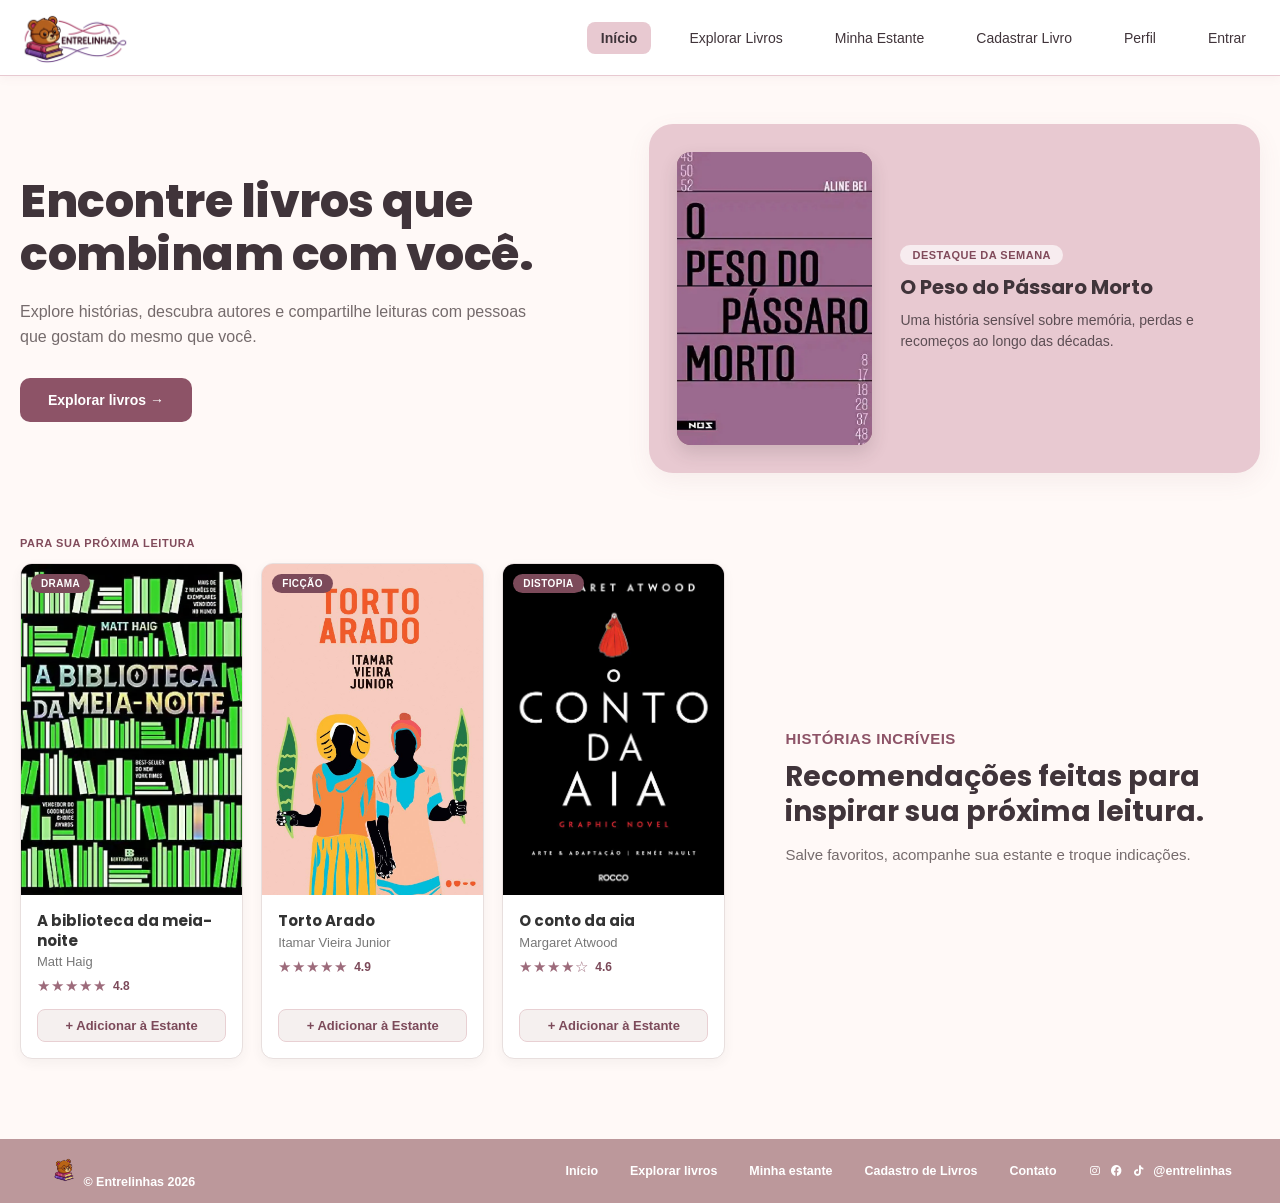
<file: frontend/index.html>
<!DOCTYPE html>
<html lang="pt-BR">
<head>
    <meta charset="UTF-8" />
        <meta name="viewport" content="width=device-width, initial-scale=1.0" />
        <title>Entrelinhas - Início de cada História</title>

        <link rel="preconnect" href="https://fonts.googleapis.com" />
        <link rel="preconnect" href="https://fonts.gstatic.com" crossorigin />
        <link
            href="https://fonts.googleapis.com/css2?family=Comfortaa:wght@600;700&family=Nunito:wght@400;500;600;700;800&family=Poppins:wght@400;500;600;700&display=swap"
            rel="stylesheet"
        />

        <link
            href="https://unpkg.com/boxicons@2.1.4/css/boxicons.min.css"
            rel="stylesheet"
        />

        <link rel="stylesheet" href="css/styleGeral.css" />
    <link rel="stylesheet" href="css/styleIndex.css">
</head>
<body>

    <header class="topo">
            <div class="container flex-topo">
                <a href="index.html" class="logo">
                    <img
                        src="img/logo/logo.svg"
                        alt="Entrelinhas"
                        class="logo-img"
                    />
                </a>

                <nav class="menu">
                    <a href="index.html" class="ativo">Início</a>
                    <a href="pages/explorarlivros.html">Explorar Livros</a>
                    <a href="pages/minhaEstante.html">Minha Estante</a>
                    <a href="pages/cadastrarLivro.html">Cadastrar Livro</a>
                    <a href="#">Perfil</a>
                    <a href="pages/login.html" class="btn-entrar">Entrar</a>
                </nav>
            </div>
        </header>

    <main class="container main-home">
        
        <!-- SEÇÃO 1: HERO BANNER -->
        <section class="hero-section">
            <div class="hero-texto">
                <h1>Encontre livros que combinam com você.</h1>
                <p>Explore histórias, descubra autores e compartilhe leituras com pessoas que gostam do mesmo que você.</p>
                <a href="explorar.html" class="btn-hero">Explorar livros &rarr;</a>
            </div>

            <div class="hero-destaque">
                <div class="destaque-capa-maior">
                    <img
                                src="img/livros/peso-do-passaro-morto.jpg"
                                alt="O Peso do Pássaro Morto"
                            />
                </div>
                <div class="destaque-info-lateral">
                    <span class="destaque-tag">Destaque da Semana</span>
                    <h3>O Peso do Pássaro Morto</h3>
                    <p>Uma história sensível sobre memória, perdas e recomeços ao longo das décadas.</p>
                </div>
            </div>
        </section>

        <section class="secao-recomendacoes">
            
            <div class="coluna-cards">
                <span class="label-secao">PARA SUA PRÓXIMA LEITURA</span>
                
                <div class="grade-home-cards">
                    <!-- Card 1 -->
                    <article class="card-livro">
                        <div class="capa-wrapper">
                            <span class="tag-categoria">DRAMA</span>
                            <img src="img/livros/a-biblioteca-da-meia-noite.jpg" alt="A biblioteca da meia-noite">
                            <div class="gancho-hover">
                                <p>"Entre a vida e a morte existe uma biblioteca."</p>
                                <span>Ver detalhes</span>
                            </div>
                        </div>
                        <div class="info-livro">
                            <h3>A biblioteca da meia-noite</h3>
                            <p class="autor">Matt Haig</p>
                            <div class="avaliacao">
                                <span class="estrelas">&#9733;&#9733;&#9733;&#9733;&#9733;</span>
                                <span class="nota">4.8</span>
                            </div>
                            <button class="btn-adicionar">+ Adicionar à Estante</button>
                        </div>
                    </article>

                    <!-- Card 2 -->
                    <article class="card-livro">
                        <div class="capa-wrapper">
                            <span class="tag-categoria">FICÇÃO</span>
                            <img src="img/livros/torto-arado.jpg" alt="Torto Arado">
                            <div class="gancho-hover">
                                <p>"Uma narrativa visceral sobre terra, irmandade e resistência."</p>
                                <span>Ver detalhes</span>
                            </div>
                        </div>
                        <div class="info-livro">
                            <h3>Torto Arado</h3>
                            <p class="autor">Itamar Vieira Junior</p>
                            <div class="avaliacao">
                                <span class="estrelas">&#9733;&#9733;&#9733;&#9733;&#9733;</span>
                                <span class="nota">4.9</span>
                            </div>
                            <button class="btn-adicionar">+ Adicionar à Estante</button>
                        </div>
                    </article>

                    <!-- Card 3 -->
                    <article class="card-livro">
                        <div class="capa-wrapper">
                            <span class="tag-categoria">DISTOPIA</span>
                            <img src="img/livros/o-conto-da-aia.jpg" alt="O conto da aia">
                            <div class="gancho-hover">
                                <p>"Um clássico distópico sobre liberdade e sobrevivência."</p>
                                <span>Ver detalhes</span>
                            </div>
                        </div>
                        <div class="info-livro">
                            <h3>O conto da aia</h3>
                            <p class="autor">Margaret Atwood</p>
                            <div class="avaliacao">
                                <span class="estrelas">&#9733;&#9733;&#9733;&#9733;&#9734;</span>
                                <span class="nota">4.6</span>
                            </div>
                            <button class="btn-adicionar">+ Adicionar à Estante</button>
                        </div>
                    </article>
                </div>
            </div>

            <!-- Lado Direito: Texto Institucional -->
            <div class="coluna-texto-lateral">
                <span class="eyebrow-vinho">HISTÓRIAS INCRÍVEIS</span>
                <h2>Recomendações feitas para inspirar sua próxima leitura.</h2>
                <p>Salve favoritos, acompanhe sua estante e troque indicações.</p>
            </div>

        </section>

    </main>

    <!-- Rodapé Padrão -->
    <footer class="footer">
        <div class="footer-container">
            <div>
                <img src="img/logo/icone.png" alt="Mascote" class="footer-logo">
                <span>&copy; Entrelinhas 2026</span>
            </div>
            <nav class="footer-nav">
                <ul>
                    <li><a href="index.html">Início</a></li>
                    <li><a href="pages/explorarlivros.html">Explorar livros</a></li>
                    <li><a href="pages/minhaEstante.html">Minha estante</a></li>
                    <li><a href="pages/cadastrarLivro.html">Cadastro de Livros</a></li>
                    <li><a href="#">Contato</a></li>
                    <li class="footer-social">
                        <a href="#" aria-label="Instagram"><i class="bx bxl-instagram"></i></a>
                        <a href="#" aria-label="Facebook"><i class="bx bxl-facebook-circle"></i></a>
                        <a href="#" aria-label="TikTok"><i class="bx bxl-tiktok"></i></a>
                        <span>@entrelinhas</span>
                    </li>
                </ul>
            </nav>
        </div>
    </footer>

</body>
</html>
</file>
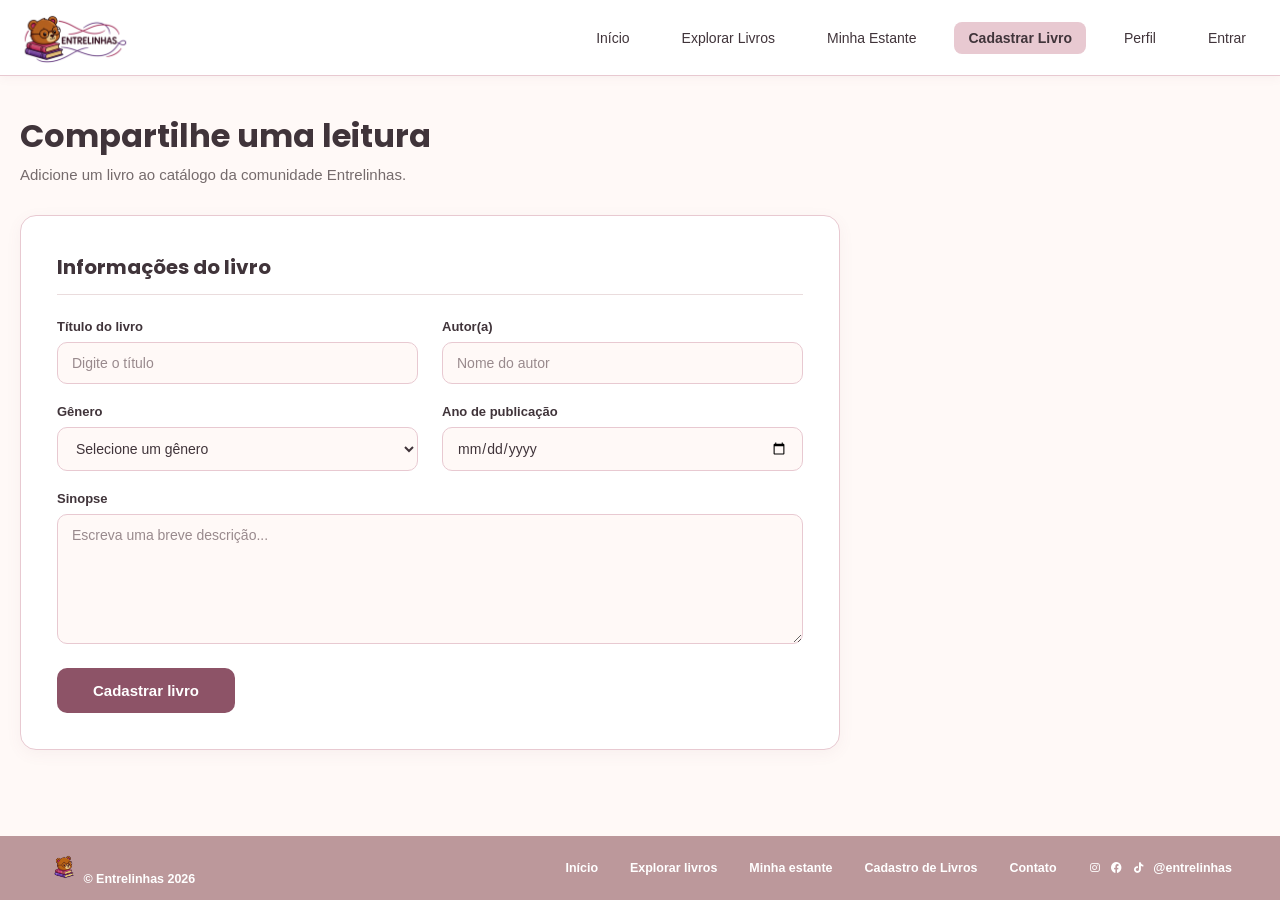
<file: frontend/pages/cadastrarLivro.html>
<!DOCTYPE html>
<html lang="pt-br">
<head>
    <meta charset="UTF-8" />
        <meta name="viewport" content="width=device-width, initial-scale=1.0" />
        <title>Entrelinhas - Cadastrar Livros</title>

        <link rel="preconnect" href="https://fonts.googleapis.com" />
        <link rel="preconnect" href="https://fonts.gstatic.com" crossorigin />
        <link
            href="https://fonts.googleapis.com/css2?family=Comfortaa:wght@600;700&family=Nunito:wght@400;500;600;700;800&family=Poppins:wght@400;500;600;700&display=swap"
            rel="stylesheet"
        />

        <link
            href="https://unpkg.com/boxicons@2.1.4/css/boxicons.min.css"
            rel="stylesheet"
        />

        <link rel="stylesheet" href="../css/styleGeral.css" />
    <link rel="stylesheet" href="../css/styleCadastrarLivro.css">
</head>
<body>

    <header class="topo">
        <div class="container flex-topo">
            <a href="../index.html" class="logo">
                <img src="../img/logo/logo.svg" alt="Entrelinhas" class="logo-img">
            </a>

            <nav class="menu">
                <a href="../index.html">Início</a>
                <a href="explorarlivros.html">Explorar Livros</a>
                <a href="minhaEstante.html">Minha Estante</a>
                <a href="cadastrarLivro.html" class="ativo">Cadastrar Livro</a>
                <a href="#">Perfil</a>
                    <a href="login.html" class="btn-entrar">Entrar</a>
            </nav>
        </div>
    </header>

    <main class="container cadastro-main">
        <div class="cabecalho-cadastro">
            <h1>Compartilhe uma leitura</h1>
            <p>Adicione um livro ao catálogo da comunidade Entrelinhas.</p>
        </div>

        <form class="form-cadastro">
            <h2>Informações do livro</h2>

            <div class="linha">
                <div class="campo">
                    <label for="titulo">Título do livro</label>
                    <input type="text" id="titulo" placeholder="Digite o título" required>
                </div>
                <div class="campo">
                    <label for="autor">Autor(a)</label>
                    <input type="text" id="autor" placeholder="Nome do autor" required>
                </div>
            </div>

            <div class="linha">
                <div class="campo">
                    <label for="genero">Gênero</label>
                    <select id="genero" required>
                        <option value="">Selecione um gênero</option>
                        <option value="romance">Romance</option>
                        <option value="fantasia">Fantasia</option>
                        <option value="suspense">Suspense</option>
                        <option value="terror">Terror</option>
                        <option value="poesia">Poesia</option>
                        <option value="outro">Outro</option>
                    </select>
                </div>
                <div class="campo">
                    <label for="ano">Ano de publicação</label>
                    <input type="date" id="ano" placeholder="Ex: 2024">
                </div>
            </div>

            <div class="campo">
                <label for="sinopse">Sinopse</label>
                <textarea id="sinopse" placeholder="Escreva uma breve descrição..."></textarea>
            </div>

            <!-- LIGAR: ao cadastrar, levar para a página Explorar livros -->
            <button type="submit" class="btn-salvar-livro">Cadastrar livro</button>
        </form>
    </main>

    <footer class="footer">
        <div class="footer-container">
            <div>
                <img src="../img/logo/icone.png" alt="Mascote" class="footer-logo">
                <span>&copy; Entrelinhas 2026</span>
            </div>
            <nav class="footer-nav">
                <ul>
                    <li><a href="../index.html">Início</a></li>
                    <li><a href="explorarlivros.html">Explorar livros</a></li>
                    <li><a href="minhaEstante.html">Minha estante</a></li>
                    <li><a href="cadastrarLivro.html">Cadastro de Livros</a></li>
                    <li><a href="#">Contato</a></li>
                    <li class="footer-social">
                        <a href="#" aria-label="Instagram"><i class="bx bxl-instagram"></i></a>
                        <a href="#" aria-label="Facebook"><i class="bx bxl-facebook-circle"></i></a>
                        <a href="#" aria-label="TikTok"><i class="bx bxl-tiktok"></i></a>
                        <span>@entrelinhas</span>
                    </li>
                </ul>
            </nav>
        </div>
    </footer>

</body>
</html>
</file>
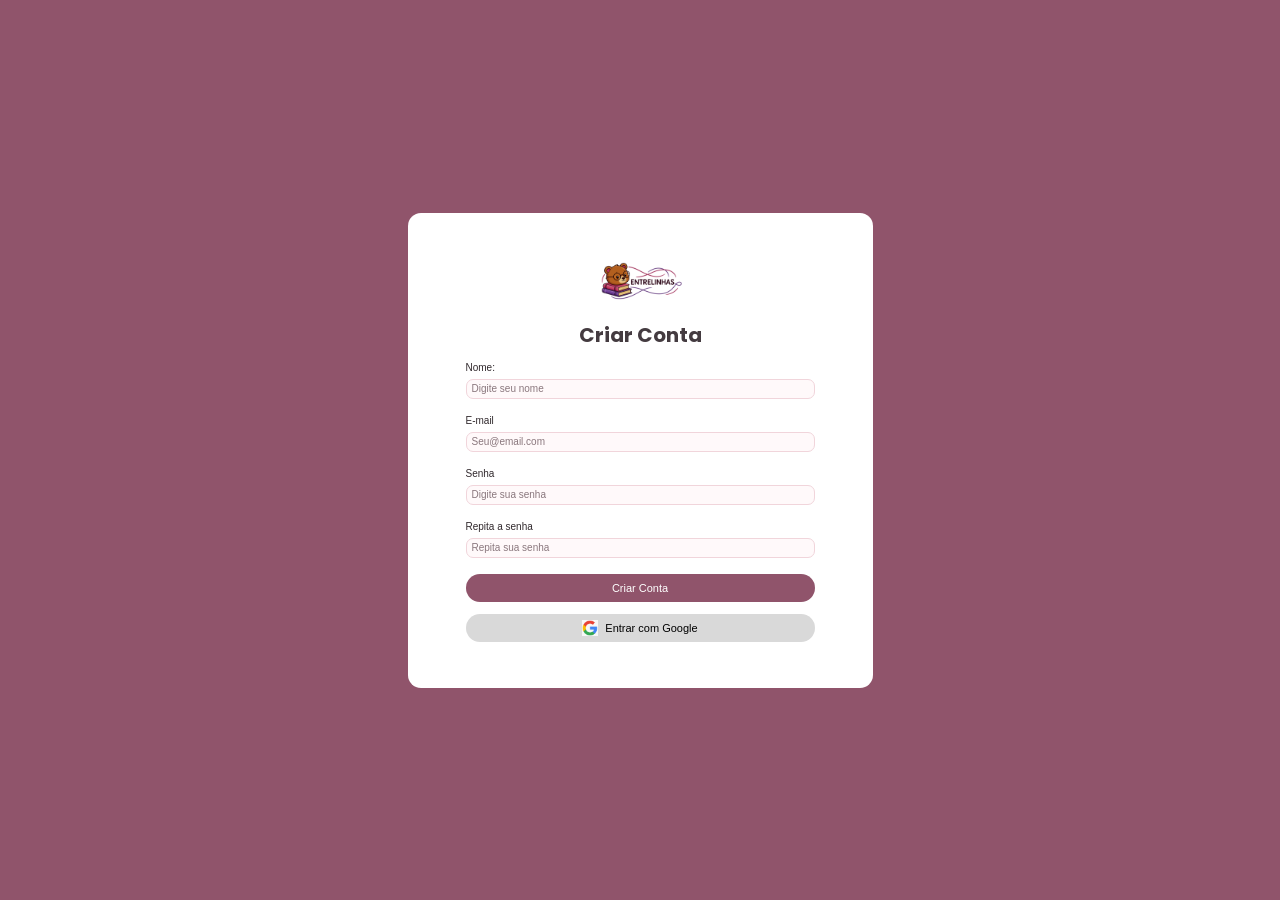
<file: frontend/pages/cadastroConta.html>
<!doctype html>
<html lang="pt-br">
    <head>
        <meta charset="UTF-8" />
        <meta name="viewport" content="width=device-width, initial-scale=1.0" />
        <title>Entrelinhas - Cadastre-se</title>

        <link rel="preconnect" href="https://fonts.googleapis.com" />
        <link rel="preconnect" href="https://fonts.gstatic.com" crossorigin />
        <link
            href="https://fonts.googleapis.com/css2?family=Comfortaa:wght@600;700&family=Nunito:wght@400;500;600;700;800&family=Poppins:wght@400;500;600;700&display=swap"
            rel="stylesheet"
        />

        <link
            href="https://unpkg.com/boxicons@2.1.4/css/boxicons.min.css"
            rel="stylesheet"
        />

        <link rel="stylesheet" href="../css/styleGeral.css" />
        <link rel="stylesheet" href="../css/styleCadastroLogin.css" />
    </head>

    <body class="pagina-cadastro">
        <main class="container">
            <div class="cadastro-box">
                <div class="logo">
                    <img
                        src="../img/logo/logo.svg"
                        alt="Logo Entrelinhas"
                    />
                </div>

                <h1>Criar Conta</h1>

                <form action="#" method="POST">
                    <div class="campo">
                        <label for="nome">Nome:</label>
                        <input
                            type="text"
                            id="nome"
                            name="nome"
                            placeholder="Digite seu nome"
                            required
                        />
                    </div>

                    <div class="campo">
                        <label for="email">E-mail</label>
                        <input
                            type="email"
                            id="email"
                            name="email"
                            placeholder="Seu@email.com"
                            required
                        />
                    </div>

                    <div class="campo">
                        <label for="senha">Senha</label>
                        <input
                            type="password"
                            id="senha"
                            name="senha"
                            placeholder="Digite sua senha"
                            required
                        />
                    </div>

                    <div class="campo">
                        <label for="confirmar-senha">Repita a senha</label>
                        <input
                            type="password"
                            id="confirmar-senha"
                            name="confirmar-senha"
                            placeholder="Repita sua senha"
                            required
                        />
                    </div>

                    <button type="submit" class="btn-cadastro">
                        Criar Conta
                    </button>

                    <button type="button" class="btn-google">
                        <img
                            src="../img/logo/logoGoogle.jpeg"
                            alt="Google"
                            class="google-icon"
                        />
                        Entrar com Google
                    </button>
                </form>
            </div>
        </main>
    </body>
</html>
</file>
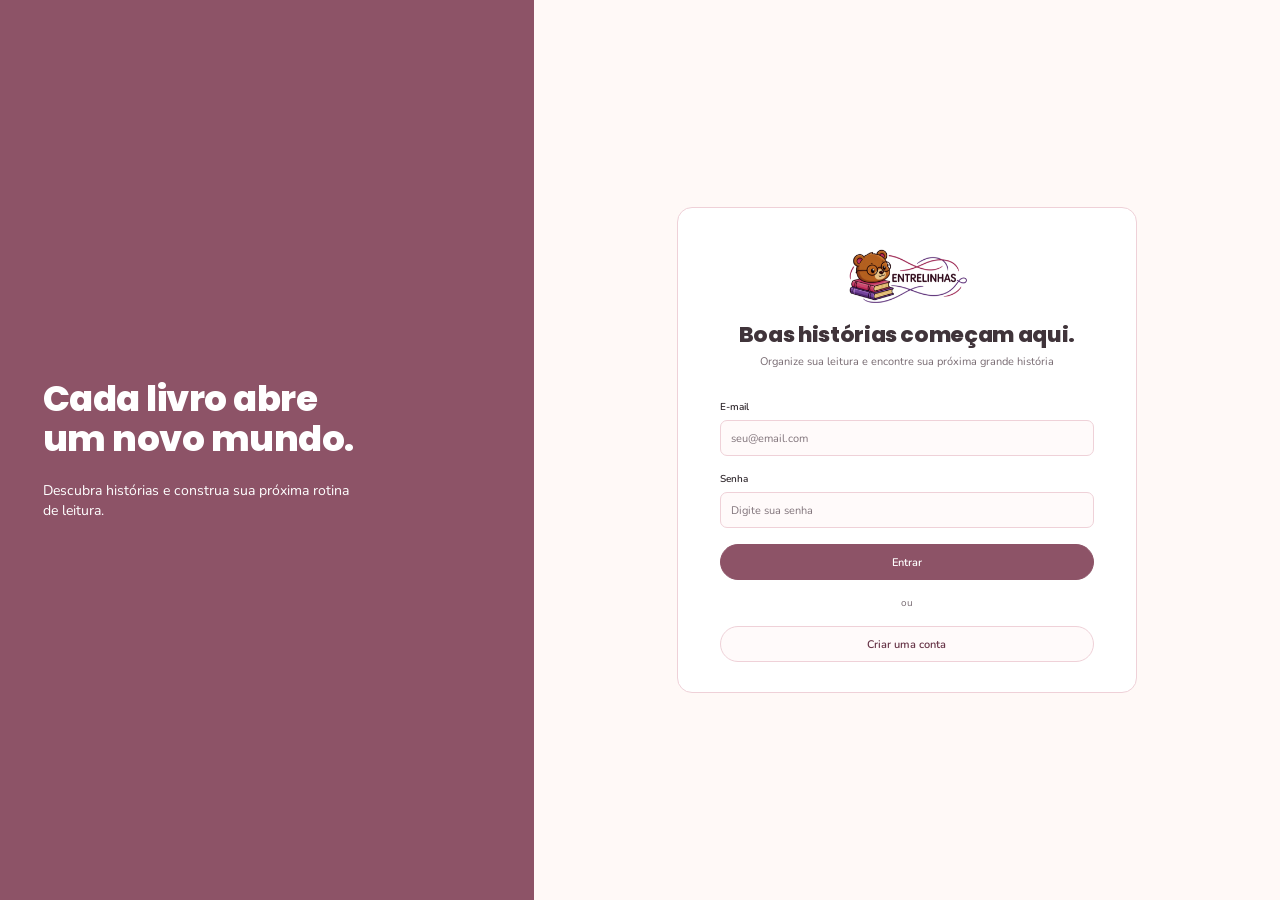
<file: frontend/pages/login.html>
<!doctype html>
<html lang="pt-BR">
    <head>
        <meta charset="UTF-8" />
        <meta name="viewport" content="width=device-width, initial-scale=1.0" />
        <title>Entrelinhas - Entre</title>

        <link rel="preconnect" href="https://fonts.googleapis.com" />
        <link rel="preconnect" href="https://fonts.gstatic.com" crossorigin />
        <link
            href="https://fonts.googleapis.com/css2?family=Comfortaa:wght@600;700&family=Nunito:wght@400;500;600;700;800&family=Poppins:wght@400;500;600;700&display=swap"
            rel="stylesheet"
        />

        <link
            href="https://unpkg.com/boxicons@2.1.4/css/boxicons.min.css"
            rel="stylesheet"
        />

        <link rel="stylesheet" href="../css/styleGeral.css" />
        <link rel="stylesheet" href="../css/styleCadastroLogin.css" />
    </head>

    <body>
        <main class="pagina-login">
            <!-- LADO ESQUERDO -->
            <section class="painel-esquerdo">
                <div class="conteudo-painel">
                    <h1>
                        Cada livro abre <br />
                        um novo mundo.
                    </h1>
                    <p>
                        Descubra histórias e construa sua próxima rotina
                        <br class="quebra-desktop" />
                        de leitura.
                    </p>
                </div>
            </section>

            <!-- LADO DIREITO -->
            <section class="painel-formulario">
                <div class="card-login">
                    <div class="logotipo">
                        <!-- LOGO -->
                        <img
                            src="../img/logo/logo.svg"
                            alt="Logo Entrelinhas"
                        />
                    </div>

                    <!-- TÍTULO -->
                    <header class="cabecalho-card">
                        <h2>Boas histórias começam aqui.</h2>
                        <p>
                            Organize sua leitura e encontre sua próxima grande
                            história
                        </p>
                    </header>

                    <!-- FORMULÁRIO -->
                    <form class="formulario-login" action="#" method="post">
                        <!-- CAMPO E-MAIL -->
                        <div class="campo-formulario">
                            <label for="email">E-mail</label>
                            <input
                                type="email"
                                id="email"
                                name="email"
                                placeholder="seu@email.com"
                                autocomplete="email"
                                required
                            />
                        </div>

                        <!-- CAMPO SENHA -->
                        <div class="campo-formulario">
                            <label for="senha">Senha</label>
                            <input
                                type="password"
                                id="senha"
                                name="senha"
                                placeholder="Digite sua senha"
                                autocomplete="current-password"
                                required
                            />
                        </div>

                        <!-- BOTÃO ENTRAR -->
                        <a
                            href="../index.html"
                            class="botao botao-entrar"
                        >
                            Entrar
                        </a>

                        <!-- SEPARADOR -->
                        <div class="separador">
                            <span>ou</span>
                        </div>

                        <!-- CRIAR CONTA -->
                        <a
                            href="cadastroConta.html"
                            class="botao botao-criarconta"
                        >
                            Criar uma conta
                        </a>
                    </form>
                </div>
            </section>
        </main>
    </body>
</html>
</file>
<file: frontend/css/styleGeral.css>
/*  VARIÁVEIS E CONFIGURAÇÕES GERAIS */

:root {
    --bg-page: #FFF9F7;
    --primary-wine: #814b5b;
    --primary-wine-alt: #8d5367;
    --primary-wine-hover: #693b49;
    --tag-bg: #efe3e4;
    --tag-text: #814b5b;
    --footer-bg: #bc989b;
    --text-dark: #40343a;
    --text-muted: #756b6c;
    --border-light: #eadcdd;
    --border-pink: #e8c9d1;
    --star-inactive: #d6d0d1;
}

* {
    margin: 0;
    padding: 0;
    box-sizing: border-box;
}

html, body {
    width: 100%;
    min-height: 100%;
}

body {
    background-color: var(--bg-page);
    color: var(--text-dark);
    font-family: "Inter", sans-serif;
    display: flex;
    flex-direction: column;
    min-height: 100vh;
    min-height: 100dvh;
    overflow-x: hidden;
}

h1, h2, h3 {
    font-family: "Poppins", sans-serif;
}

.container {
    max-width: 1320px;
    margin: 0 auto;
    padding: 0 20px;
}

/* CABEÇALHO E MENU DE NAVEGAÇÃO */
.topo {
    background-color: #ffffff;
    border-bottom: 1.5px solid var(--border-pink);
    height: 76px;
    display: flex;
    align-items: center;
    position: sticky;
    top: 0;
    z-index: 50;
    box-shadow: 0 2px 10px rgba(141, 83, 103, 0.06);

    & .flex-topo {
        width: 100%;
        display: flex;
        justify-content: space-between;
        align-items: center;
    }

    & .logo {
        display: flex;
        align-items: center;
        gap: 10px;
        text-decoration: none;
        color: #333333;
        font-family: "Poppins", sans-serif;
        font-weight: 700;
        font-size: 20px;

        & .logo-img {
            height: 54px;
            width: auto;
            display: block;
            border-radius: 8px;
        }
    }
}

.menu {
    display: flex;
    align-items: center;
    gap: 1.5rem;

    & a {
        text-decoration: none;
        color: var(--text-dark);
        font-size: 14px;
        font-weight: 500;
        padding: 8px 14px;
        border-radius: 8px;
        transition: 0.2s;

        &:hover {
            background-color: var(--bg-page);
            color: var(--primary-wine-alt);
        }

        &.ativo {
            background-color: var(--border-pink);
            color: var(--text-dark);
            font-weight: 600;
        }

        & .btn-entrar {
            background-color: var(--primary-wine-alt);
            color: var(--bg-page);

            &:hover {
                background-color: #c5a2a4;
                color: var(--text-dark);
            }
        }
    }
}

/* COMPONENTE: CARD DE LIVRO */
.card-livro {
    background-color: #ffffff;
    border: 1px solid #e8dfde;
    border-radius: 12px;
    overflow: hidden;
    box-shadow: 0 4px 12px rgba(51, 51, 51, 0.05);
    transition: transform 0.25s ease, box-shadow 0.25s ease;
    display: flex;
    flex-direction: column;
    cursor: pointer;

    &:hover {
        transform: translateY(-6px);
        box-shadow: 0 12px 24px rgba(124, 74, 90, 0.16);
        border-color: #d8b4b8;
    }
}

.capa-wrapper {
    position: relative;
    width: 100%;
    aspect-ratio: 2 / 3;
    background-color: #e8d0d3;
    overflow: hidden;

    & img {
        width: 100%;
        height: 100%;
        object-fit: cover;
        object-position: top;
        display: block;
    }
}

.tag-categoria {
    position: absolute;
    top: 10px;
    left: 10px;
    z-index: 2;
    background-color: #7c4a5a;
    color: #ffffff;
    font-size: 10px;
    font-weight: 600;
    padding: 4px 10px;
    border-radius: 20px;
    letter-spacing: 0.4px;
}

.gancho-hover {
    position: absolute;
    inset: 0;
    background-color: rgba(94, 56, 69, 0.92);
    color: #ffffff;
    padding: 45px 18px 18px 18px;
    display: flex;
    flex-direction: column;
    justify-content: center;
    align-items: center;
    text-align: center;
    gap: 12px;
    opacity: 0;
    transition: opacity 0.25s ease;

    & p {
        font-size: 13px;
        font-style: italic;
        line-height: 1.5;
    }

    & span {
        font-size: 11px;
        font-weight: 600;
        background-color: #e8d0d3;
        color: #5e3845;
        padding: 4px 12px;
        border-radius: 20px;
    }
}

.card-livro:hover .gancho-hover {
    opacity: 1;
}

.info-livro {
    padding: 16px;
    display: flex;
    flex-direction: column;
    flex: 1;

    & h3 {
        font-size: 15px;
        color: #333333;
        margin-bottom: 4px;
        line-height: 1.3;
    }

    & .autor {
        font-size: 13px;
        color: #777777;
        margin-bottom: 8px;
    }
}

.avaliacao {
    display: flex;
    align-items: center;
    gap: 6px;
    margin-bottom: 14px;
}

.estrelas {
    color: #9d6b7b;
    font-size: 15px;
    letter-spacing: 1px;
}

.nota {
    font-size: 12px;
    font-weight: 600;
    color: #7c4a5a;
}

.btn-adicionar {
    margin-top: auto;
    width: 100%;
    padding: 8px;
    background-color: #f5f0ef;
    color: #7c4a5a;
    border: 1px solid #e8d0d3;
    border-radius: 8px;
    font-size: 13px;
    font-weight: 600;
    cursor: pointer;
    transition: 0.2s;

    &:hover {
        background-color: #7c4a5a;
        color: #ffffff;
    }
}

/* COMPONENTE: BLOCO CHAMADA PARA AÇÃO (CTA) */
.bloco-explorar,
.bloco-cadastrar {
    margin-top: 40px;
    padding: 24px;
    background-color: var(--border-pink);
    border: 1.5px solid #c5a2a4;
    border-radius: 12px;
    display: flex;
    justify-content: space-between;
    align-items: center;
    gap: 20px;
    flex-wrap: wrap;

    & p {
        font-size: 15px;
        font-weight: 500;
        color: var(--text-dark);
    }
}

.btn-explorar,
.btn-cadastrar {
    background-color: var(--primary-wine-alt);
    color: var(--bg-page);
    text-decoration: none;
    padding: 10px 20px;
    border-radius: 8px;
    font-size: 14px;
    font-weight: 600;
    transition: 0.2s;

    &:hover {
        background-color: var(--text-dark);
    }
}

/* RODAPÉ PADRÃO */
.footer {
    background-color: var(--footer-bg);
    color: #ffffff;
    padding: 0.9rem 3rem;
    width: 100%;
    margin-top: 1rem;

    & .footer-container {
        max-width: 1280px;
        margin: 0 auto;
        display: flex;
        align-items: center;
        justify-content: space-between;
        font-size: 0.78rem;
        font-weight: 600;
    }

    & .footer-logo {
        height: 32px;
    }

    & .footer-nav ul {
        display: flex;
        list-style: none;
        gap: 2rem;

        & a {
            color: #ffffff;
            text-decoration: none;
            transition: opacity 0.2s;

            &:hover {
                opacity: 0.8;
            }
        }

        & .footer-social {
            display: flex;
            align-items: center;
            gap: 0.6rem;

            & a {
                color: #ffffff;
                display: flex;
                align-items: center;
            }
        }
    }
}

/* POP-UP / MODAL DE DETALHES DO LIVRO */
.modal-overlay {
    position: fixed;
    inset: 0;
    background-color: rgba(61, 53, 54, 0.55);
    display: flex;
    align-items: center;
    justify-content: center;
    padding: 1.5rem;
    z-index: 1000;
    opacity: 0;
    visibility: hidden;
    transition: opacity 0.25s ease, visibility 0.25s ease;
}

.modal-overlay.open {
    opacity: 1;
    visibility: visible;
}

.modal-box {
    background-color: #fdf9f9;
    border: 1px solid var(--border-light);
    border-radius: 16px;
    max-width: 960px;
    width: 100%;
    max-height: 92vh;
    overflow-y: auto;
    padding: 2.2rem 2.5rem;
    position: relative;
    box-shadow: 0 16px 40px rgba(61, 53, 54, 0.22);
    transform: translateY(12px);
    transition: transform 0.25s ease;
}

.modal-overlay.open .modal-box {
    transform: translateY(0);
}

.modal-close {
    position: absolute;
    top: 1.2rem;
    right: 1.5rem;
    background: transparent;
    border: none;
    font-size: 1.9rem;
    line-height: 1;
    color: var(--text-muted);
    cursor: pointer;
    transition: color 0.2s;

    &:hover {
        color: var(--primary-wine);
    }
}

.modal-body {
    display: flex;
    gap: 2.5rem;
    align-items: flex-start;
}

.modal-cover-frame {
    width: 280px;
    flex-shrink: 0;
    background-color: #e6c8cd;
    padding: 1.6rem;
    border-radius: 12px;
    display: flex;
    align-items: center;
    justify-content: center;
    margin-top: 1.8rem;

    & img {
        width: 100%;
        aspect-ratio: 2 / 3;
        object-fit: cover;
        border-radius: 4px;
        background-color: var(--primary-wine);
        box-shadow: 0 6px 16px rgba(0, 0, 0, 0.15);
    }
}

.modal-info {
    flex: 1;
    display: flex;
    flex-direction: column;

    & h2 {
        font-size: 2.15rem;
        font-weight: 700;
        color: #3d3536;
        line-height: 1.15;
        margin-bottom: 0.6rem;
    }
}

.modal-category {
    font-size: 0.78rem;
    font-weight: 700;
    letter-spacing: 0.6px;
    text-transform: uppercase;
    color: var(--primary-wine);
    margin-bottom: 0.7rem;
}

.modal-author {
    font-size: 1.1rem;
    color: var(--text-muted);
    margin-bottom: 1rem;
}

.modal-tags {
    display: flex;
    flex-wrap: wrap;
    gap: 0.6rem;
    margin-bottom: 1.4rem;
}

.tag-pill {
    background-color: var(--tag-bg);
    color: var(--tag-text);
    font-size: 0.78rem;
    font-weight: 600;
    padding: 0.4rem 1.1rem;
    border-radius: 999px;
}

.modal-synopsis h3 {
    font-size: 1.05rem;
    font-weight: 700;
    color: #3d3536;
    margin-bottom: 0.5rem;
}

.modal-synopsis p {
    font-size: 0.95rem;
    line-height: 1.55;
    color: #635a5b;
    margin-bottom: 1.6rem;
}

.modal-actions {
    display: flex;
    gap: 1rem;
    margin-bottom: 1.5rem;
    flex-wrap: wrap;
}

.btn-save {
    background-color: var(--primary-wine);
    color: #ffffff;
    border: none;
    padding: 0.75rem 1.8rem;
    border-radius: 8px;
    font-size: 0.88rem;
    font-weight: 600;
    cursor: pointer;
    display: inline-flex;
    align-items: center;
    gap: 0.5rem;
    transition: background-color 0.2s;

    &:hover {
        background-color: var(--primary-wine-hover);
    }
}

.btn-recommend {
    background-color: transparent;
    color: var(--primary-wine);
    border: 1px solid #e2cfd1;
    padding: 0.75rem 1.6rem;
    border-radius: 8px;
    font-size: 0.88rem;
    font-weight: 600;
    cursor: pointer;
    transition: background-color 0.2s;

    &:hover {
        background-color: #f5ebeb;
    }
}

.opinion-card {
    display: grid;
    grid-template-columns: 1fr;
    background-color: #ffffff;
    border: 1px solid var(--border-light);
    border-radius: 12px;
    padding: 1rem 1.2rem;
    gap: 1rem;

    & h4 {
        font-size: 1rem;
        font-weight: 700;
        color: #3d3536;
        margin-bottom: 0.65rem;
    }

    & .btn-submit-opinion {
        background-color: transparent;
        border: none;
        color: var(--primary-wine);
        font-weight: 600;
        cursor: pointer;
        margin-left: 0.4rem;
    }

    & .opinion-textarea {
        width: 100%;
        border-style: none;
        background-color: var(--tag-bg);
        color: #635a5b;
        font-size: 0.86rem;
        padding: 0.85rem 1rem;
        border-radius: 8px;
        min-height: 54px;
        outline: none;

        &:focus {
            box-shadow: 0 0 0 2px var(--primary-wine);
            background-color: #f7eff0;
        }
    }
}

/* RESPONSIVIDADE GLOBAL (FOOTER E MODAL) */
@media (max-width: 768px) {
    .footer {
        padding-left: 1.5rem;
        padding-right: 1.5rem;
    }

    .footer-container {
        flex-direction: column;
        gap: 1rem;
    }

    .footer-nav ul {
        flex-wrap: wrap;
        justify-content: center;
        gap: 1rem;
    }

    .modal-box {
        padding: 1.5rem;
    }

    .modal-body {
        flex-direction: column;
        align-items: center;
    }

    .modal-cover-frame {
        width: 210px;
        margin-top: 0.5rem;
        padding: 1.1rem;
    }

    .modal-info h2 {
        font-size: 1.6rem;
    }
}
</file>
<file: frontend/css/styleIndex.css>
.main-home {
    flex: 1;
    width: 100%;
    padding-top: 48px;
    padding-bottom: 64px;
}

.hero-section {
    display: grid;
    grid-template-columns: 1fr 1.05fr;
    align-items: center;
    gap: 48px;
    margin-bottom: 64px;
}

.hero-texto {
    max-width: 520px;

    & h1 {
        font-size: clamp(32px, 3.6vw, 46px);
        font-weight: 800;
        color: var(--text-dark);
        line-height: 1.15;
        margin-bottom: 18px;
        letter-spacing: -0.5px;
    }

    & p {
        font-size: 16px;
        color: var(--text-muted);
        line-height: 1.6;
        margin-bottom: 28px;
    }
}

.btn-hero {
    display: inline-flex;
    align-items: center;
    gap: 8px;
    background-color: var(--primary-wine-alt);
    color: #ffffff;
    text-decoration: none;
    font-size: 14px;
    font-weight: 600;
    padding: 14px 28px;
    border-radius: 10px;
    transition: background-color 0.2s ease, transform 0.2s ease;

    &:hover {
        background-color: var(--primary-wine-hover);
        transform: translateY(-2px);
    }
}

.hero-destaque {
    background-color: var(--border-pink);
    border-radius: 24px;
    padding: 28px;
    display: flex;
    align-items: center;
    gap: 28px;
    box-shadow: 0 8px 24px rgba(141, 83, 103, 0.08);
}

.destaque-capa-maior {
    width: 195px;
    aspect-ratio: 2 / 3;
    flex-shrink: 0;
    background-color: var(--primary-wine-alt);
    border-radius: 14px;
    overflow: hidden;
    box-shadow: 0 8px 18px rgba(64, 52, 58, 0.16);

    & img {
        width: 100%;
        height: 100%;
        object-fit: cover;
        display: block;
    }
}

.destaque-info-lateral {
    display: flex;
    flex-direction: column;
    gap: 10px;

    & .destaque-tag {
        align-self: flex-start;
        background-color: rgba(255, 255, 255, 0.65);
        color: var(--primary-wine);
        font-size: 11px;
        font-weight: 700;
        text-transform: uppercase;
        letter-spacing: 0.5px;
        padding: 4px 12px;
        border-radius: 20px;
    }

    & h3 {
        font-size: 20px;
        font-weight: 700;
        color: var(--text-dark);
        line-height: 1.25;
    }

    & p {
        font-size: 14px;
        color: #5c4d53;
        line-height: 1.5;
    }
}

.secao-recomendacoes {
    display: grid;
    grid-template-columns: 1.45fr 1fr;
    align-items: center;
    gap: 48px;
}

.coluna-cards {
    display: flex;
    flex-direction: column;
}

.label-secao {
    font-size: 11px;
    font-weight: 700;
    text-transform: uppercase;
    letter-spacing: 0.6px;
    color: var(--primary-wine);
    margin-bottom: 14px;
}

.grade-home-cards {
    display: grid;
    grid-template-columns: repeat(3, 1fr);
    gap: 18px;
}

.coluna-texto-lateral {
    padding-left: 12px;

    & .eyebrow-vinho {
        display: block;
        font-size: 15px;
        font-weight: 700;
        text-transform: uppercase;
        letter-spacing: 0.5px;
        color: var(--primary-wine-alt);
        margin-bottom: 12px;
    }

    & h2 {
        font-size: clamp(22px, 2.2vw, 28px);
        font-weight: 700;
        color: var(--text-dark);
        line-height: 1.25;
        margin-bottom: 14px;
    }

    & p {
        font-size: 15px;
        color: var(--text-muted);
        line-height: 1.55;
    }
}

/* responsividade */
@media (max-width: 1024px) {
    .hero-section {
        grid-template-columns: 1fr;
        gap: 32px;
    }

    .secao-recomendacoes {
        grid-template-columns: 1fr;
        gap: 36px;
    }

    .coluna-texto-lateral {
        padding-left: 0;
        order: -1; 
    }
}

@media (max-width: 650px) {
    .hero-destaque {
        flex-direction: column;
        text-align: center;
        padding: 24px;
    }

    .destaque-info-lateral .destaque-tag {
        align-self: center;
    }

    .grade-home-cards {
        grid-template-columns: 1fr;
    }
}
</file>
<file: frontend/css/styleCadastrarLivro.css>
/*  PÁGINA: CADASTRO DE LIVROS */
.cadastro-main {
    flex: 1;
    width: 100%;
    padding-top: 36px;
    padding-bottom: 60px;
}

.cabecalho-cadastro {
    margin-bottom: 32px;

    & h1 {
        font-size: 32px;
        color: var(--text-dark);
        margin-bottom: 6px;
    }

    & p {
        color: var(--text-muted);
        font-size: 15px;
    }
}

/* ---------- Formulário ---------- */
.form-cadastro {
    background-color: #ffffff;
    border: 1.5px solid var(--border-pink);
    border-radius: 16px;
    padding: 36px;
    max-width: 820px;
    box-shadow: 0 4px 16px rgba(141, 83, 103, 0.06);

    & h2 {
        font-size: 20px;
        color: var(--text-dark);
        margin-bottom: 24px;
        padding-bottom: 12px;
        border-bottom: 1px solid var(--border-light);
    }
}

.linha {
    display: flex;
    gap: 24px;
    margin-bottom: 20px;
}

.campo {
    width: 100%;
    display: flex;
    flex-direction: column;

    & label {
        font-size: 13px;
        font-weight: 600;
        color: var(--text-dark);
        margin-bottom: 8px;
    }

    & input,
    & select,
    & textarea {
        width: 100%;
        padding: 12px 14px;
        border: 1px solid var(--border-pink);
        border-radius: 10px;
        background-color: var(--bg-page);
        font-family: "Inter", sans-serif;
        font-size: 14px;
        color: var(--text-dark);
        outline: none;
        transition: border-color 0.2s ease, background-color 0.2s ease;

        &::placeholder {
            color: #998a8d;
        }

        &:focus {
            background-color: #ffffff;
            border-color: var(--primary-wine-alt);
        }
    }

    & textarea {
        height: 130px;
        resize: vertical;
    }
}

.btn-salvar-livro {
    margin-top: 24px;
    padding: 14px 36px;
    border: none;
    border-radius: 10px;
    background-color: var(--primary-wine-alt);
    color: #ffffff;
    font-family: "Inter", sans-serif;
    font-size: 15px;
    font-weight: 600;
    cursor: pointer;
    transition: background-color 0.2s ease, transform 0.2s ease;

    &:hover {
        background-color: var(--primary-wine-hover);
        transform: translateY(-2px);
    }
}

/* RESPONSIVIDADE */
@media (max-width: 768px) {
    .form-cadastro {
        padding: 24px;
    }

    .linha {
        flex-direction: column;
        gap: 16px;
    }

    .btn-salvar-livro {
        width: 100%;
    }
}
</file>
<file: frontend/css/styleCadastroLogin.css>
/* PÁGINA DE LOGIN */
.pagina-login {
    width: 100%;
    min-height: 100vh;
    min-height: 100dvh;
    display: grid;
    grid-template-columns: 41.7% 58.3%;
    font-family: "Nunito", Arial, sans-serif;
}

.pagina-login .painel-esquerdo {
    width: 100%;
    min-height: 100%;
    padding: 8%;
    display: flex;
    align-items: center;
    justify-content: flex-start;
    color: #ffffff;
    background-color: #8D5367;
}

.pagina-login .conteudo-painel {
    width: 100%;
    max-width: 420px;
}

.pagina-login .conteudo-painel h1 {
    margin-bottom: 22px;
    font-size: clamp(27px, 2.8vw, 36px);
    font-weight: 800;
    line-height: 1.12;
    letter-spacing: -0.5px;
}

.pagina-login .conteudo-painel p {
    font-size: clamp(13px, 1.1vw, 15px);
    font-weight: 400;
    line-height: 1.4;
}

.pagina-login .painel-formulario {
    width: 100%;
    min-height: 100%;
    padding: 40px;
    display: flex;
    align-items: center;
    justify-content: center;
    background-color: var(--bg-page);
}

.pagina-login .card-login {
    width: 100%;
    max-width: 460px;
    min-height: 440px;
    padding: 30px 42px;
    display: flex;
    flex-direction: column;
    background-color: #ffffff;
    border: 1px solid #efd1d8;
    border-radius: 15px;
}

.pagina-login .logotipo {
    width: 100%;
    height: 75px;
    margin-bottom: 8px;
    display: flex;
    align-items: center;
    justify-content: center;
}

.pagina-login .logotipo img {
    display: block;
    width: 125px;
    height: 75px;
    object-fit: contain;
}

.pagina-login .cabecalho-card {
    margin-bottom: 30px;
    text-align: center;
}

.pagina-login .cabecalho-card h2 {
    margin-bottom: 5px;
    font-size: clamp(19px, 1.7vw, 23px);
    font-weight: 800;
    line-height: 1.3;
    letter-spacing: -0.35px;
}

.pagina-login .cabecalho-card p {
    color: #786b72;
    font-size: 11px;
    line-height: 1.5;
}

.pagina-login .formulario-login {
    width: 100%;
    display: flex;
    flex-direction: column;
}

.pagina-login .campo-formulario {
    width: 100%;
    margin-bottom: 16px;
    display: flex;
    flex-direction: column;
    gap: 6px;
}

.pagina-login .campo-formulario label {
    color: #30282d;
    font-size: 10px;
    font-weight: 600;
}

.pagina-login .campo-formulario input {
    width: 100%;
    height: 36px;
    padding: 0 10px;
    color: #30282d;
    background-color: #fffafa;
    border: 1px solid #efd1d8;
    border-radius: 7px;
    outline: none;
    font-family: "Nunito", Arial, sans-serif;
    font-size: 11px;
    transition: 0.3s;
}

.pagina-login .campo-formulario input::placeholder {
    color: #81747b;
}

.pagina-login .campo-formulario input:focus {
    border-color: #8D5367;
    box-shadow: 0 0 0 3px rgba(146, 86, 109, 0.10);
}

.pagina-login .botao {
    width: 100%;
    min-height: 36px;
    padding: 8px 15px;
    display: flex;
    align-items: center;
    justify-content: center;
    border: 1px solid #efd1d8;
    border-radius: 50px;
    font-family: "Nunito", Arial, sans-serif;
    font-size: 11px;
    font-weight: 600;
    text-decoration: none;
    cursor: pointer;
    transition: 0.3s;
}

.pagina-login .botao:hover {
    transform: translateY(-2px);
}

.pagina-login .botao-entrar {
    color: #ffffff;
    background-color: #8D5367;
    border-color: #8D5367;
}

.pagina-login .botao-entrar:hover {
    background-color: #663346;
}

.pagina-login .botao-criarconta {
    color: #663346;
    background-color: #fffafa;
}

.pagina-login .botao-criarconta:hover {
    background-color: #fff0f2;
}

.pagina-login .separador {
    margin: 16px 0;
    display: flex;
    align-items: center;
    justify-content: center;
    color: #786b72;
    font-size: 10px;
}

/* ==========================================
   PÁGINA DE CADASTRO
========================================== */
body.pagina-cadastro {
    font-family: Arial, Helvetica, sans-serif;
    background-color: #90546B;
    min-height: 100vh;
    display: flex;
    align-items: center;
    justify-content: center;
}

.pagina-cadastro .container {
    width: 100%;
    min-height: 100vh;
    display: flex;
    align-items: center;
    justify-content: center;
    padding: 20px;
}

.pagina-cadastro .cadastro-box {
    background-color: #FFFFFF;
    width: 465px;
    min-height: 475px;
    padding: 40px 58px;
    border-radius: 13px;
}

.pagina-cadastro .logo {
    display: flex;
    justify-content: center;
    align-items: center;
    margin-bottom: 12px;
}

.pagina-cadastro .logo img {
    width: 85px;
    height: 55px;
    object-fit: contain;
}

.pagina-cadastro .cadastro-box h1 {
    text-align: center;
    color: #443B40;
    font-size: 20px;
    margin-bottom: 12px;
}

.pagina-cadastro form {
    width: 100%;
}

.pagina-cadastro .campo {
    display: flex;
    flex-direction: column;
    margin-bottom: 16px;
}

.pagina-cadastro .campo label {
    font-size: 10px;
    color: #30282C;
    margin-bottom: 6px;
}

.pagina-cadastro .campo input {
    width: 100%;
    height: 20px;
    padding: 5px;
    border: 1px solid #F1D5DB;
    border-radius: 7px;
    background-color: #FFF9FA;
    outline: none;
    font-size: 10px;
    color: #443B40;
    font-family: Arial, Helvetica, sans-serif;
}

.pagina-cadastro .campo input::placeholder {
    color: #8A777D;
}

.pagina-cadastro .campo input:focus {
    border-color: #90546B;
}

.pagina-cadastro .btn-cadastro {
    width: 100%;
    height: 28px;
    border: none;
    border-radius: 20px;
    background-color: #90546B;
    color: #FFFFFF;
    font-size: 11px;
    cursor: pointer;
    margin-bottom: 12px;
    font-family: Arial, Helvetica, sans-serif;
}

.pagina-cadastro .btn-cadastro:hover {
    background-color: #79445A;
}

.pagina-cadastro .btn-google {
    width: 100%;
    height: 28px;
    border: none;
    border-radius: 20px;
    background-color: #D9D9D9;
    color: #000000;
    font-size: 11px;
    cursor: pointer;
    display: flex;
    align-items: center;
    justify-content: center;
    gap: 7px;
    font-family: Arial, Helvetica, sans-serif;
}

.pagina-cadastro .btn-google:hover {
    background-color: #C9C9C9;
}

.pagina-cadastro .google-icon {
    width: 16px;
    height: 16px;
    object-fit: contain;
}

/* RESPONSIVIDADE LOGIN E CADASTRO */
@media (max-width: 900px) {
    .pagina-login {
        grid-template-columns: 40% 60%;
    }

    .pagina-login .painel-esquerdo {
        padding: 7%;
    }

    .pagina-login .painel-formulario {
        padding: 25px;
    }

    .pagina-login .card-login {
        padding: 30px 25px;
    }

    .pagina-login .cabecalho-card h2 {
        font-size: 19px;
    }
}

@media (max-width: 650px) {
    .pagina-login {
        display: flex;
        flex-direction: column;
    }

    .pagina-login .painel-esquerdo {
        min-height: 230px;
        padding: 35px 20px;
        justify-content: center;
        text-align: center;
    }

    .pagina-login .conteudo-painel {
        max-width: 100%;
    }

    .pagina-login .conteudo-painel h1 {
        margin-bottom: 12px;
        font-size: 27px;
    }

    .pagina-login .conteudo-painel p {
        font-size: 13px;
    }

    .pagina-login .quebra-desktop {
        display: none;
    }

    .pagina-login .painel-formulario {
        min-height: auto;
        flex: 1;
        padding: 35px 18px;
    }

    .pagina-login .card-login {
        max-width: 440px;
        min-height: auto;
        padding: 30px 25px 35px;
    }

    .pagina-login .cabecalho-card {
        margin-bottom: 28px;
    }

    .pagina-login .cabecalho-card h2 {
        font-size: 20px;
    }

    .pagina-login .campo-formulario {
        margin-bottom: 18px;
    }

    .pagina-login .campo-formulario label {
        font-size: 12px;
    }

    .pagina-login .campo-formulario input {
        height: 40px;
        font-size: 12px;
    }

    .pagina-login .botao {
        min-height: 40px;
        font-size: 12px;
    }
}

@media (max-width: 500px) {
    .pagina-cadastro .cadastro-box {
        width: 100%;
        max-width: 465px;
        padding: 35px 25px;
    }
}

@media (max-width: 360px) {
    .pagina-login .painel-esquerdo {
        min-height: 200px;
    }

    .pagina-login .conteudo-painel h1 {
        font-size: 23px;
    }

    .pagina-login .card-login {
        padding: 25px 18px;
    }
}
</file>
